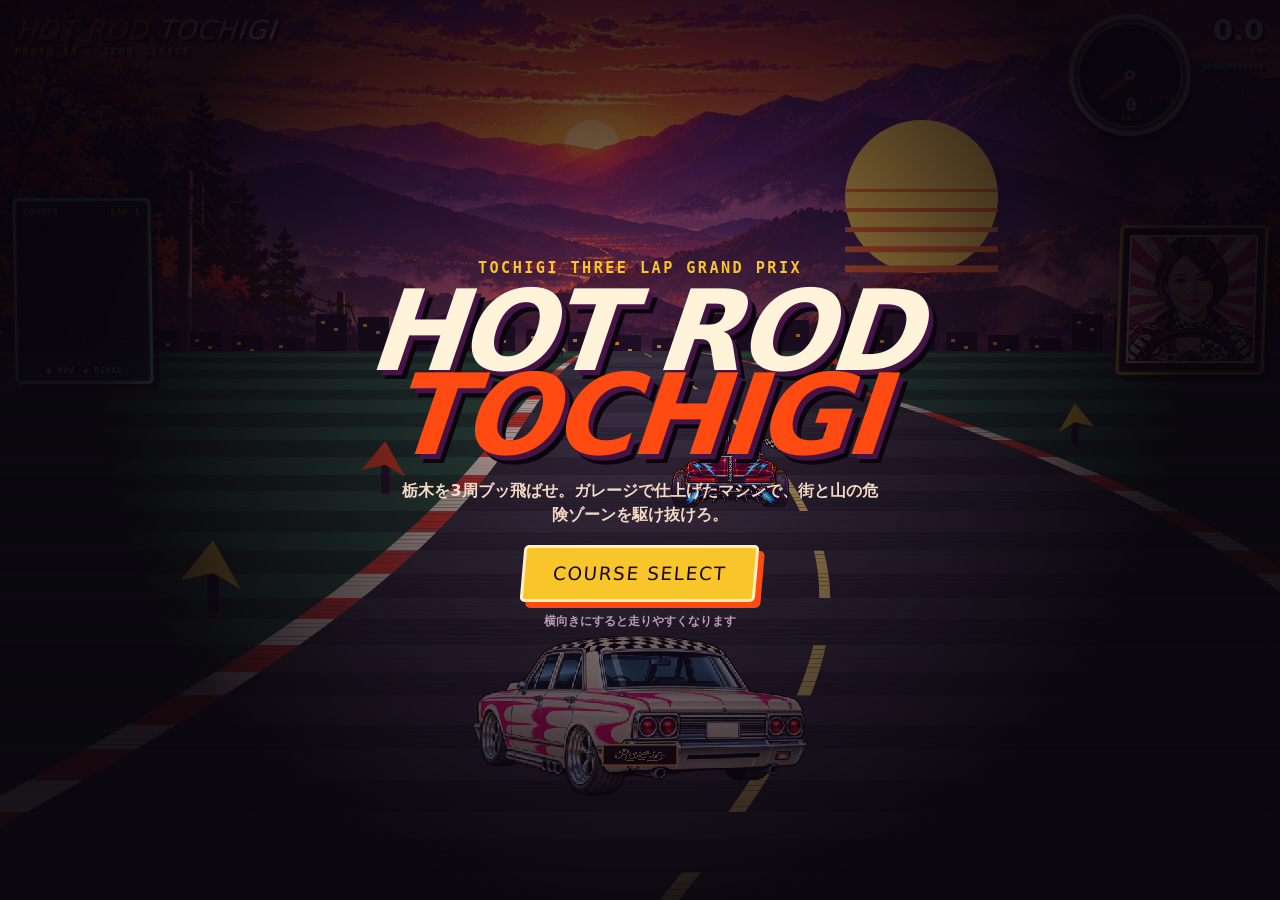
<file: index.html>
<!doctype html>
<html lang="ja">
<head>
  <meta charset="utf-8" />
  <meta name="viewport" content="width=device-width,initial-scale=1,maximum-scale=1,user-scalable=no,viewport-fit=cover" />
  <meta name="theme-color" content="#110816" />
  <meta name="apple-mobile-web-app-capable" content="yes" />
  <meta name="apple-mobile-web-app-status-bar-style" content="black-translucent" />
  <meta name="apple-mobile-web-app-title" content="HOT ROD TOCHIGI" />
  <meta name="description" content="栃木県をホットロッドで爆走するスマホ向け疑似3Dレース試作" />
  <title>HOT ROD TOCHIGI — Prototype</title>
  <link rel="manifest" href="./manifest.webmanifest" />
  <link rel="apple-touch-icon" href="./assets/icons/icon-192.png" />
  <link rel="stylesheet" href="./style.css" />
</head>
<body>
  <main id="game-shell">
    <canvas id="game" aria-label="HOT ROD TOCHIGI ゲーム画面"></canvas>

    <header class="hud" aria-live="polite">
      <div class="brand"><span>HOT ROD</span> TOCHIGI <small>PROTO 14 · ICON GARAGE</small></div>
      <div class="meters">
        <div class="speedometer" aria-label="スピードメーター">
          <span class="speedometer-ticks"></span><i id="speed-needle"></i><b></b>
          <strong id="speed">0</strong><small>KM/H</small>
        </div>
        <div class="distance-meter"><strong id="distance">0.0</strong><span>km</span><small id="zone-name">NASUSHIOBARA</small></div>
      </div>
    </header>

    <button id="menu-button" class="menu-button" type="button" aria-label="ゲームメニューを開く">☰</button>

    <aside id="driver-card" class="driver-card mood-neutral" aria-live="polite">
      <div class="portrait-frame">
        <img id="driver-face" src="./assets/driver/woman/woman-neutral-v2.png" alt="ドライバーの表情" />
        <span class="portrait-flash" aria-hidden="true"></span>
      </div>
    </aside>

    <aside id="course-map" class="course-map" aria-label="コースマップと現在位置">
      <div class="map-title"><span>COURSE</span><strong id="lap-count">LAP 1</strong></div>
      <canvas id="map-canvas" width="180" height="220"></canvas>
      <small>● YOU　◆ RIVAL</small>
    </aside>

    <button id="item-slot" class="item-slot empty" data-item="empty" type="button" aria-label="アイテム未所持">
      <span class="item-bezel" aria-hidden="true">
        <svg class="item-art" viewBox="0 0 100 100">
          <g class="item-icon icon-empty">
            <circle class="metal-dark" cx="50" cy="50" r="29"/><circle class="metal-light" cx="50" cy="50" r="18"/>
            <path class="ink-line" d="M50 22v56M22 50h56M30 30l40 40M70 30 30 70"/>
            <circle class="hot-pink" cx="50" cy="50" r="7"/>
          </g>
          <g class="item-icon icon-turbo">
            <path class="cream-fill ink-stroke" d="M37 22h26l5 9-5 48H37l-5-48Z"/>
            <path class="metal-light ink-stroke" d="M41 14h18v10H41z"/><path class="hot-pink ink-stroke" d="M38 43h25v21H38z"/>
            <path class="cream-line" d="m45 59 5-12 5 12 4-8"/>
            <path class="orange-fill ink-stroke" d="M33 67c-13 5-18 14-14 23 7-7 13-7 19-11m29-12c13 5 18 14 14 23-7-7-13-7-19-11"/>
            <path class="yellow-fill ink-stroke" d="M43 79 50 94l7-15Z"/>
          </g>
          <g class="item-icon icon-shield">
            <path class="metal-light ink-stroke" d="M50 13 78 25v22c0 19-12 32-28 41-16-9-28-22-28-41V25Z"/>
            <path class="hot-pink ink-stroke" d="M50 24 67 32v15c0 12-7 21-17 28-10-7-17-16-17-28V32Z"/>
            <path class="yellow-line" d="M50 28v42M34 43h32"/>
            <path class="cream-fill ink-stroke" d="m16 24 10-7 13 21-9 6Zm68 0-10-7-13 21 9 6Z"/>
            <circle class="orange-fill ink-stroke" cx="22" cy="18" r="5"/><circle class="orange-fill ink-stroke" cx="78" cy="18" r="5"/>
          </g>
          <g class="item-icon icon-shock">
            <path class="cream-fill ink-stroke" d="M43 14h18l-3 29H46Z"/><path class="metal-light ink-stroke" d="M39 24h26M40 32h24M42 40h20"/>
            <path class="hot-pink ink-stroke" d="m45 43 13 2-4 13-12-2Z"/><path class="metal-light ink-stroke" d="m43 56 10 2-3 14-10-2Z"/>
            <path class="yellow-fill ink-stroke" d="m28 13-12 24h13L19 60l29-34H35l9-13Z"/>
            <path class="orange-fill ink-stroke" d="m68 43 16-9-5 15 10 2-20 20 4-15-10-2Z"/>
            <circle class="cream-fill ink-stroke" cx="45" cy="80" r="5"/>
          </g>
        </svg>
      </span>
    </button>
    <div id="reaction-pop" class="reaction-pop" aria-live="assertive"><span>WOW!</span></div>
    <div id="countdown" class="countdown" aria-live="assertive"></div>
    <div id="lap-banner" class="lap-banner" aria-live="assertive"></div>
    <img id="start-girls" class="start-girls" src="./assets/ui/start-flag-women.png" alt="チェッカーフラッグを振る二人のレーススターター" />

    <section id="pause-menu" class="pause-menu" aria-label="ゲームメニュー">
      <div class="pause-card">
        <p class="eyebrow">PIT CONTROL</p><h2>PAUSE MENU</h2>
        <label>MASTER VOLUME <input id="volume-control" type="range" min="0" max="100" value="65" /></label>
        <button id="resume-button" class="menu-main-button" type="button">BACK TO RACE</button>
        <button id="restart-button" type="button">RESTART COURSE</button>
        <button id="title-button" type="button">BACK TO TITLE</button>
      </div>
    </section>

    <section id="start" class="start-panel">
      <div id="intro-view" class="intro-view">
        <p class="eyebrow">TOCHIGI THREE LAP GRAND PRIX</p>
        <h1>HOT ROD<br><em>TOCHIGI</em></h1>
        <p class="brief">栃木を3周ブッ飛ばせ。ガレージで仕上げたマシンで、街と山の危険ゾーンを駆け抜けろ。</p>
        <button id="garage-button" class="menu-main-button" type="button">COURSE SELECT</button>
        <p class="rotate-note">横向きにすると走りやすくなります</p>
      </div>

      <div id="course-view" class="course-view" aria-label="コース選択">
        <div class="select-head"><div><p class="eyebrow">PICK YOUR TROUBLE</p><h2>COURSE SELECT</h2></div><img src="./assets/sponsor/reverth-logo.png" alt="Reverth Creative" /></div>
        <div class="course-grid">
          <button class="course-choice selected" data-course="nasu" type="button">
            <img src="./assets/course/nasushiobara-sunset.jpg" alt="那須塩原の夕景" />
            <span><strong>NASUSHIOBARA</strong><small>もみじ大吊橋／新幹線クロッシング</small></span>
          </button>
          <button class="course-choice" data-course="utsunomiya" type="button">
            <img src="./assets/course/utsunomiya-sunset.jpg" alt="宇都宮の夕景" />
            <span><strong>UTSUNOMIYA</strong><small>ライトライン／大谷石地下迷宮</small></span>
          </button>
        </div>
        <div class="select-actions"><button id="course-back" type="button">← TITLE</button><button id="course-continue" class="menu-main-button" type="button">DRIVER SELECT</button></div>
      </div>

      <div id="select-view" class="select-view" aria-label="キャラクターと車両の選択">
        <div class="select-head">
          <div><p class="eyebrow">CHOOSE YOUR TROUBLEMAKER</p><h2>DRIVER SELECT</h2></div>
          <img src="./assets/sponsor/reverth-logo.png" alt="Reverth Creative" />
        </div>
        <div class="driver-grid">
          <button class="driver-choice selected" data-driver="woman" type="button">
            <span class="choice-number">01</span>
            <span class="ability-tag">POWER TYPE</span>
            <img class="choice-car" src="./assets/select/woman-sedan-three-quarter.png" alt="パールクリームとピンクのセダン 前方斜め" />
            <img class="choice-face" src="./assets/driver/woman/woman-neutral-v2.png" alt="女性セダンドライバー" />
            <span class="choice-copy"><strong>THE CLOSER</strong><small>SEDAN · PINK SCALLOP</small></span>
          </button>
          <button class="driver-choice" data-driver="speedster" type="button">
            <span class="choice-number">02</span>
            <span class="ability-tag">SPEED TYPE</span>
            <img class="choice-car" src="./assets/select/speed-coupe-three-quarter.png" alt="ワインレッドのスピードクーペ 前方斜め" />
            <img class="choice-face" src="./assets/rival/speed-rival-neutral-v2.png" alt="スピードスター" />
            <span class="choice-copy"><strong>THE SPEEDSTER</strong><small>SPEED · LIGHTNING COUPE</small></span>
          </button>
          <button class="driver-choice" data-driver="dog" type="button">
            <span class="choice-number">03</span>
            <span class="ability-tag">CHARISMA TYPE</span>
            <img class="choice-car" src="./assets/select/dog-offroad-three-quarter.png" alt="愛犬用オフロードホットロッド 前方斜め" />
            <img class="choice-face" src="./assets/driver/dog/dog-neutral.png" alt="ゴールデンレトリバーのドライバー" />
            <span class="choice-copy"><strong>GOLDEN ACE</strong><small>OFF ROAD · GOLDEN HOWLER</small></span>
          </button>
        </div>
        <article id="driver-profile" class="driver-profile" aria-live="polite">
          <div class="profile-role"><small>MEET THE CREW</small><strong id="profile-role">営業・顧客サポート</strong></div>
          <p id="profile-copy">相談を整理し、仲間を巻き込みながら最後までやり切るチームの推進役。</p>
          <div class="profile-skill"><span id="profile-type">POWER TYPE</span><strong id="profile-move">RAM JAM</strong><small id="profile-effect">一定時間、接触した相手をひるませる</small></div>
          <div class="type-legend" aria-label="仕事タイプ一覧"><span data-type="power">POWER</span><span data-type="speed">SPEED</span><span data-type="intellect">INTELLECT</span><span data-type="charisma">CHARISMA</span></div>
        </article>
        <div class="select-actions"><button id="select-back" type="button">← TITLE</button><button id="select-continue" class="menu-main-button" type="button">SETUP MACHINE</button></div>
      </div>

      <div id="garage-view" class="garage-view" aria-label="車両セッティング">
        <div class="garage-head">
          <div><p class="eyebrow">REVERTH HOT ROD WORKS</p><h2>RACE SETUP</h2></div>
          <p>部品をタップしてマシン特性を決めろ</p>
        </div>
        <div class="garage-layout">
          <div class="garage-machine">
            <img id="garage-car-preview" class="garage-car-preview" src="./assets/select/hotrod-three-quarter.png" alt="セッティング中のホットロッド" />
            <div class="garage-sponsor"><small>OFFICIAL SPONSOR</small><img src="./assets/sponsor/reverth-logo.png" alt="Reverth Creative" /></div>
            <div id="setup-name">STREET BRAWLER</div>
            <div class="stat-list" aria-label="車両性能">
              <label>TOP SPEED <span><i id="stat-speed"></i></span></label>
              <label>ACCEL <span><i id="stat-accel"></i></span></label>
              <label>GRIP <span><i id="stat-grip"></i></span></label>
              <label>DIRT <span><i id="stat-dirt"></i></span></label>
              <label>JUMP <span><i id="stat-jump"></i></span></label>
            </div>
          </div>
          <div class="setup-list">
            <fieldset class="setup-group" data-group="tire"><legend>TIRE</legend>
              <button type="button" data-choice="street" class="selected"><strong>STREET RADIAL</strong><small>素直なグリップ</small></button>
              <button type="button" data-choice="slick"><strong>DRAG SLICK</strong><small>加速特化</small></button>
              <button type="button" data-choice="allterrain"><strong>ALL TERRAIN</strong><small>悪路に強い</small></button>
            </fieldset>
            <fieldset class="setup-group" data-group="engine"><legend>ENGINE</legend>
              <button type="button" data-choice="smallblock" class="selected"><strong>SMALL BLOCK V8</strong><small>扱いやすい</small></button>
              <button type="button" data-choice="blower"><strong>ROOTS BLOWER</strong><small>強烈な加速</small></button>
              <button type="button" data-choice="bigblock"><strong>BIG BLOCK V8</strong><small>最高速重視</small></button>
            </fieldset>
            <fieldset class="setup-group" data-group="gear"><legend>FINAL GEAR</legend>
              <button type="button" data-choice="short"><strong>4.56 SHORT</strong><small>立ち上がり型</small></button>
              <button type="button" data-choice="balanced" class="selected"><strong>3.73 STREET</strong><small>バランス型</small></button>
              <button type="button" data-choice="long"><strong>3.08 LONG</strong><small>伸び重視</small></button>
            </fieldset>
            <fieldset class="setup-group" data-group="suspension"><legend>SUSPENSION</legend>
              <button type="button" data-choice="slammed"><strong>SLAMMED</strong><small>舗装路グリップ</small></button>
              <button type="button" data-choice="street" class="selected"><strong>STREET COIL</strong><small>標準車高</small></button>
              <button type="button" data-choice="baja"><strong>BAJA LIFT</strong><small>ジャンプ安定</small></button>
            </fieldset>
            <fieldset class="setup-group" data-group="diff"><legend>DIFFERENTIAL</legend>
              <button type="button" data-choice="open"><strong>OPEN DIFF</strong><small>マイルド</small></button>
              <button type="button" data-choice="lsd" class="selected"><strong>1.5 WAY LSD</strong><small>旋回バランス</small></button>
              <button type="button" data-choice="spool"><strong>LOCKED SPOOL</strong><small>直線番長</small></button>
            </fieldset>
          </div>
        </div>
        <div class="garage-actions">
          <button id="garage-back" type="button">← DRIVER</button>
          <button id="start-button" class="menu-main-button" type="button">RACE START</button>
        </div>
      </div>
    </section>

    <section class="controls" aria-label="運転操作">
      <div class="steering">
        <button id="left" class="control steer" type="button" aria-label="左へ曲がる">◀</button>
        <button id="right" class="control steer" type="button" aria-label="右へ曲がる">▶</button>
      </div>
      <button id="signature-button" class="signature-button" type="button" aria-label="SIGNATURE MOVEを使う">
        <span>SIGNATURE</span>
        <svg viewBox="0 0 64 44" aria-hidden="true"><path d="M7 28 17 17l8 5 8-16 8 16 8-5 8 11-11 10H18Z"/><path d="m22 30 9-9 5 5 8-10"/></svg>
        <strong id="signature-name">RAM JAM</strong><small id="signature-state">1 SHOT</small>
      </button>
      <div class="pedals">
        <button id="brake" class="control brake" type="button" aria-label="ブレーキ">
          <svg viewBox="0 0 64 64" aria-hidden="true"><circle cx="30" cy="32" r="20"/><circle cx="30" cy="32" r="7"/><path d="M43 17h11v30H43l-6-8V25Z"/><path d="M10 17 4 10M9 32H1M10 47l-6 7"/></svg>
        </button>
        <button id="jump" class="control jump" type="button" aria-label="ジャンプ">
          <svg viewBox="0 0 72 64" aria-hidden="true"><path d="M5 50h25l11-14h25"/><circle cx="22" cy="43" r="6"/><circle cx="50" cy="35" r="6"/><path d="M20 32h34l-8-9H29Z"/><path d="M36 20V3m0 0-8 9m8-9 8 9"/></svg>
        </button>
        <button id="gas" class="control gas" type="button" aria-label="アクセル">
          <svg viewBox="0 0 64 72" aria-hidden="true"><path d="M24 5h16l7 13-6 34H23l-6-34Z"/><path d="M25 22h14M24 30h14M23 38h14"/><path d="M19 55c-8 4-9 11-6 15 4-5 8-5 11-12m21-3c8 4 9 11 6 15-4-5-8-5-11-12"/></svg>
        </button>
      </div>
    </section>

    <div id="toast" class="toast">ROAD SIDE! SPEED DOWN</div>
  </main>
  <script src="./game.js"></script>
</body>
</html>
</file>
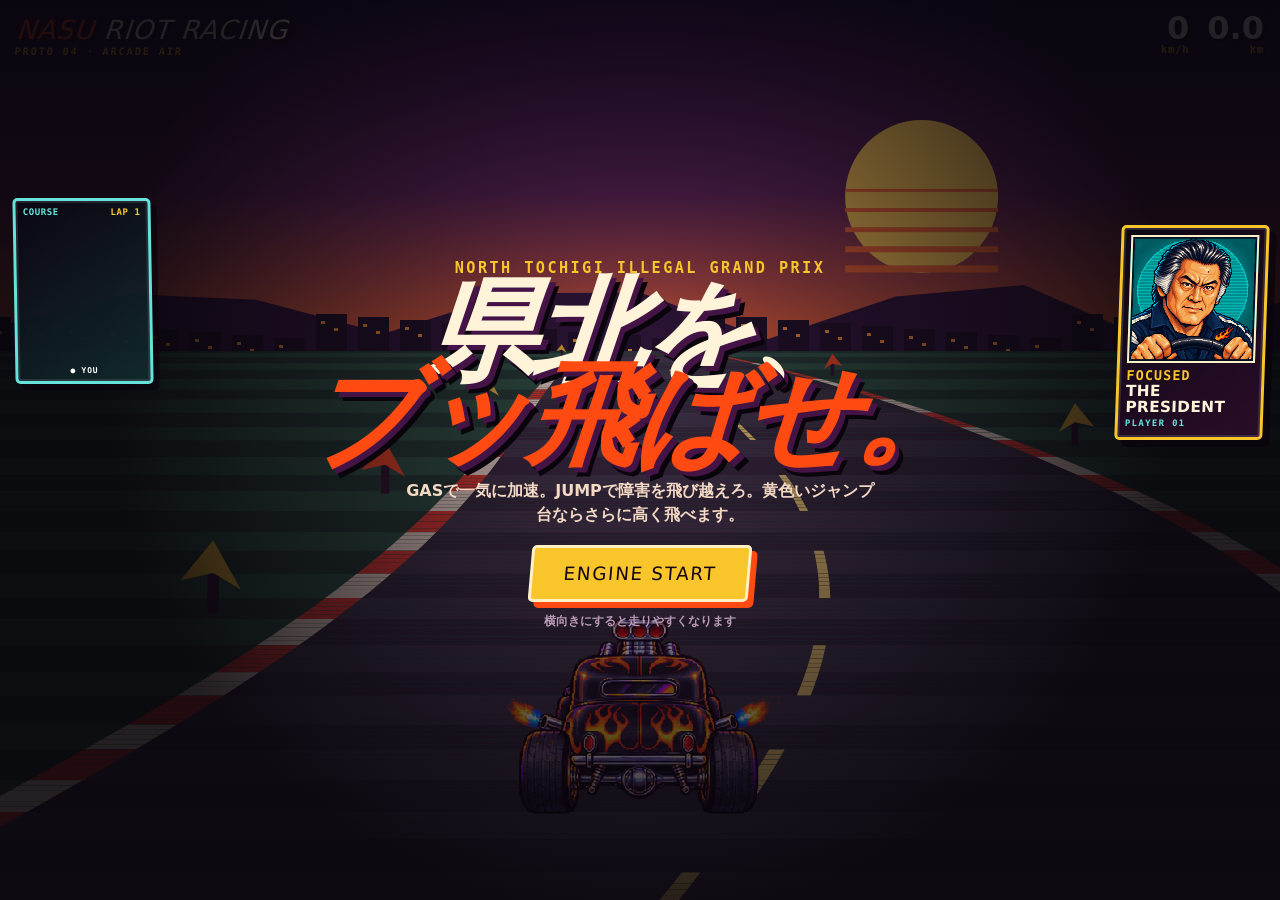
<file: nasu-riot-racing-prototype-v5/index.html>
<!doctype html>
<html lang="ja">
<head>
  <meta charset="utf-8" />
  <meta name="viewport" content="width=device-width,initial-scale=1,maximum-scale=1,user-scalable=no,viewport-fit=cover" />
  <meta name="theme-color" content="#110816" />
  <meta name="apple-mobile-web-app-capable" content="yes" />
  <meta name="apple-mobile-web-app-status-bar-style" content="black-translucent" />
  <meta name="apple-mobile-web-app-title" content="NASU RIOT" />
  <meta name="description" content="栃木県北をホットロッドで爆走するスマホ向け疑似3Dレース試作" />
  <title>NASU RIOT RACING — Prototype</title>
  <link rel="manifest" href="./manifest.webmanifest" />
  <link rel="apple-touch-icon" href="./assets/icons/icon-192.png" />
  <link rel="stylesheet" href="./style.css" />
</head>
<body>
  <main id="game-shell">
    <canvas id="game" aria-label="NASU RIOT RACING ゲーム画面"></canvas>

    <header class="hud" aria-live="polite">
      <div class="brand"><span>NASU</span> RIOT RACING <small>PROTO 04 · ARCADE AIR</small></div>
      <div class="meters">
        <div><strong id="speed">0</strong><span>km/h</span></div>
        <div><strong id="distance">0.0</strong><span>km</span></div>
      </div>
    </header>

    <aside id="driver-card" class="driver-card mood-neutral" aria-live="polite">
      <div class="portrait-frame">
        <img id="driver-face" src="./assets/driver/president-neutral-v3.png" alt="ドライバーの表情" />
        <span class="portrait-flash" aria-hidden="true"></span>
      </div>
      <p id="driver-mood">FOCUSED</p>
      <strong>THE PRESIDENT</strong>
      <small>PLAYER 01</small>
    </aside>

    <aside id="course-map" class="course-map" aria-label="コースマップと現在位置">
      <div class="map-title"><span>COURSE</span><strong id="lap-count">LAP 1</strong></div>
      <canvas id="map-canvas" width="180" height="220"></canvas>
      <small>● YOU</small>
    </aside>

    <section id="start" class="start-panel">
      <p class="eyebrow">NORTH TOCHIGI ILLEGAL GRAND PRIX</p>
      <h1>県北を、<br><em>ブッ飛ばせ。</em></h1>
      <p class="brief">GASで一気に加速。JUMPで障害を飛び越えろ。黄色いジャンプ台ならさらに高く飛べます。</p>
      <button id="start-button" type="button">ENGINE START</button>
      <p class="rotate-note">横向きにすると走りやすくなります</p>
    </section>

    <section class="controls" aria-label="運転操作">
      <div class="steering">
        <button id="left" class="control steer" type="button" aria-label="左へ曲がる">◀</button>
        <button id="right" class="control steer" type="button" aria-label="右へ曲がる">▶</button>
      </div>
      <div class="pedals">
        <button id="brake" class="control brake" type="button">BRAKE</button>
        <button id="jump" class="control jump" type="button">JUMP</button>
        <button id="gas" class="control gas" type="button">GAS</button>
      </div>
    </section>

    <div id="toast" class="toast">ROAD SIDE! SPEED DOWN</div>
  </main>
  <script src="./game.js"></script>
</body>
</html>
</file>
<file: style.css>
:root {
  color-scheme: dark;
  font-family: Impact, Haettenschweiler, "Arial Narrow Bold", system-ui, sans-serif;
  background: #110816;
  touch-action: none;
}

* { box-sizing: border-box; }
html, body { width: 100%; height: 100%; margin: 0; overflow: hidden; background: #110816; }
body { overscroll-behavior: none; user-select: none; -webkit-user-select: none; }
button { font: inherit; }

#game-shell { position: fixed; inset: 0; overflow: hidden; background: #09050c; }
#game { display: block; width: 100%; height: 100%; image-rendering: pixelated; }

.hud {
  position: absolute; inset: 0 0 auto; display: flex; justify-content: space-between; align-items: flex-start;
  padding: max(14px, env(safe-area-inset-top)) max(16px, env(safe-area-inset-right)) 0 max(16px, env(safe-area-inset-left));
  pointer-events: none; filter: drop-shadow(3px 3px 0 #170713);
}
.menu-button { position:absolute; z-index:7; left:50%; top:max(9px,env(safe-area-inset-top)); width:48px; height:38px; transform:translateX(-50%) skew(-4deg); border:2px solid #fff0c8; color:#f8c52b; background:rgba(16,7,20,.86); box-shadow:4px 4px 0 #ff4b12; font-size:1.35rem; cursor:pointer; }
#game-shell:not(.running) .menu-button { display:none; }
.brand { color: #fff4da; font-style: italic; letter-spacing: .04em; font-size: clamp(1rem, 3.2vw, 1.65rem); transform: skew(-5deg); }
.brand span { color: #ff4b12; }
.brand small { display: block; color: #f8c52b; font: 700 .64rem/1.2 ui-monospace, monospace; letter-spacing: .18em; }
.meters { display: flex; gap: 10px; align-items: flex-start; text-align: right; }
.speedometer { position: relative; width: clamp(82px,12vw,122px); aspect-ratio: 1; display: grid; place-items: center; border: 5px solid #c9c4b9; border-radius: 50%; background: radial-gradient(circle,#1c1820 0 52%,#08070a 54% 63%,#9b9184 65% 68%,#22151e 70%); box-shadow: inset 0 0 0 3px #4e4548,0 4px 0 #080408,0 0 16px rgba(255,77,18,.35); transform: rotate(-2deg); }
.speedometer-ticks { position:absolute; inset:7px; border-radius:50%; background: repeating-conic-gradient(from -125deg,#fff2cf 0 2deg,transparent 2deg 13deg); mask: radial-gradient(circle,transparent 0 70%,#000 72%); -webkit-mask: radial-gradient(circle,transparent 0 70%,#000 72%); }
.speedometer::after { content:"0  330"; position:absolute; left:14px; right:12px; bottom:24%; color:#ff6a2c; font:800 .45rem/1 ui-monospace,monospace; letter-spacing:.12em; }
.speedometer i { position:absolute; z-index:2; left:50%; bottom:50%; width:3px; height:34%; background:#ff3b16; transform-origin:50% 100%; transform:rotate(-125deg); box-shadow:0 0 5px #ff6b32; transition:transform .08s linear; }
.speedometer b { position:absolute; z-index:3; width:10px; height:10px; border:3px solid #ddd2c1; border-radius:50%; background:#17090d; }
.speedometer strong { z-index:4; align-self:end; margin-bottom:15%; color:#fff; font:900 clamp(.85rem,2.1vw,1.15rem)/1 ui-monospace,monospace; }
.speedometer small { position:absolute; bottom:8%; color:#f8c52b; font:800 .43rem/1 ui-monospace,monospace; letter-spacing:.12em; }
.distance-meter { display:grid; padding-top:4px; }
.distance-meter strong { color:#fff; font-size:clamp(1.15rem,4vw,1.8rem); line-height:.9; }
.distance-meter span { color:#f8c52b; font:800 .65rem/1.3 ui-monospace,monospace; letter-spacing:.08em; }
.distance-meter small { margin-top:5px; color:#65e2dc; font:800 .48rem/1.2 ui-monospace,monospace; letter-spacing:.08em; max-width:92px; }

.driver-card {
  position: absolute; z-index: 4; right: max(14px, env(safe-area-inset-right)); top: 25%;
  width: clamp(92px, 14vw, 148px); padding: 7px 7px 9px; overflow: hidden;
  border: 3px solid #f8c52b; border-radius: 5px; color: #fff4da;
  background: linear-gradient(145deg, rgba(12,7,19,.96), rgba(45,13,43,.9));
  box-shadow: 7px 7px 0 rgba(10,3,12,.7), inset 0 0 0 2px rgba(255,255,255,.12);
  transform: skew(-2deg); transition: border-color .12s, filter .12s, transform .12s;
  pointer-events: auto; cursor: pointer;
}
.portrait-frame { position: relative; aspect-ratio: 1; overflow: hidden; border: 2px solid #fff0c8; background: #007f7e; }
.portrait-frame img { display: block; width: 100%; height: 100%; object-fit: cover; image-rendering: pixelated; }
.portrait-flash { position: absolute; inset: 0; background: #fff; opacity: 0; pointer-events: none; }
.driver-card p { margin: 6px 0 2px; color: #f8c52b; font: 900 clamp(.66rem, 1.6vw, .84rem)/1 ui-monospace, monospace; letter-spacing: .08em; }
.driver-card strong { display: block; font-size: clamp(.72rem, 1.75vw, .96rem); line-height: 1; letter-spacing: .02em; }
.driver-card small { display: block; margin-top: 4px; color: #65e2dc; font: 800 .56rem/1 ui-monospace, monospace; letter-spacing: .15em; }
.driver-card.mood-happy { border-color: #64f0a5; filter: saturate(1.35) brightness(1.12); animation: portrait-win .19s 3; transform: skew(-2deg) scale(1.08) rotate(-3deg); }
.driver-card.mood-happy p { color: #64f0a5; }
.driver-card.mood-angry { border-color: #ff4b12; filter: saturate(1.5) contrast(1.16); animation: portrait-hit .08s 7; }
.driver-card.mood-angry p { color: #ff6a2e; }
.driver-card.mood-angry .portrait-flash { animation: portrait-flash .22s 1; }
@keyframes portrait-win { 0%,100% { transform: skew(-2deg) scale(1.08) rotate(-3deg); } 50% { transform: translateY(-7px) skew(-2deg) scale(1.11) rotate(2deg); } }
@keyframes portrait-hit { 0%,100% { transform: translate(0,0) skew(-2deg) scale(1.06); } 35% { transform: translate(-8px,3px) skew(-5deg) scale(1.09); } 70% { transform: translate(7px,-2px) skew(2deg) scale(1.09); } }
@keyframes portrait-flash { 0% { opacity: .65; } 100% { opacity: 0; } }

.item-slot { position:absolute; z-index:7; left:50%; top:max(54px,calc(env(safe-area-inset-top) + 50px)); width:clamp(78px,10vw,108px); aspect-ratio:1; padding:7px; border:4px solid #d7d1c4; border-radius:18px 18px 26px 26px; color:#fff; background:repeating-conic-gradient(from 45deg,#151019 0 25%,#eee3cc 0 50%) 50%/16px 16px; box-shadow:inset 0 0 0 3px #28222a,inset 0 0 0 6px #f8c52b,0 7px 0 #080408,0 0 18px rgba(255,62,200,.45); transform:translateX(-50%) rotate(-2deg); cursor:pointer; overflow:visible; }
.item-slot::before,.item-slot::after { content:""; position:absolute; z-index:-1; top:24%; width:24px; height:48%; border:3px solid #1a1119; background:linear-gradient(#ff4b12 0 18%,#f8c52b 18% 35%,#ff3ec8 35% 52%,#65e2dc 52% 69%,#fff0d4 69%); }
.item-slot::before { right:96%; clip-path:polygon(100% 0,0 25%,65% 50%,0 75%,100% 100%); }
.item-slot::after { left:96%; clip-path:polygon(0 0,100% 25%,35% 50%,100% 75%,0 100%); }
.item-bezel { display:grid; place-items:center; width:100%; height:100%; overflow:hidden; border:3px solid #10080e; border-radius:12px 12px 20px 20px; background:radial-gradient(circle at 42% 34%,#5e2355 0 12%,#23111f 54%,#080508 100%); box-shadow:inset 0 0 0 3px #ff3ec8,inset 0 0 16px #000; }
.item-art { width:91%; height:91%; overflow:visible; filter:drop-shadow(3px 4px 0 #080408); }
.item-icon { display:none; }
.item-slot[data-item="empty"] .icon-empty,.item-slot[data-item="turbo"] .icon-turbo,.item-slot[data-item="shield"] .icon-shield,.item-slot[data-item="shock"] .icon-shock { display:block; }
.ink-stroke { stroke:#130911; stroke-width:5; stroke-linejoin:round; stroke-linecap:round; }
.ink-line { fill:none; stroke:#130911; stroke-width:6; stroke-linecap:round; }
.cream-line,.yellow-line { fill:none; stroke-width:5; stroke-linecap:round; stroke-linejoin:round; }
.cream-line { stroke:#fff0d4; }.yellow-line { stroke:#fff225; }
.metal-dark { fill:#211821; stroke:#080408; stroke-width:5; }.metal-light { fill:#c9c4b9; }.cream-fill { fill:#fff0d4; }.hot-pink { fill:#ff1673; }.orange-fill { fill:#ff4b12; }.yellow-fill { fill:#fff225; }
.item-slot.empty { filter:grayscale(.72) brightness(.72); opacity:.72; }
.item-slot.rolling { animation:item-roulette .14s steps(2,end) infinite; filter:saturate(1.5) brightness(1.25); }
.item-slot.loaded { animation:item-loaded .42s cubic-bezier(.15,1.4,.35,1); }
.item-slot:active { transform:translate(-50%,5px) rotate(2deg) scale(.95); box-shadow:inset 0 0 0 3px #28222a,inset 0 0 0 6px #f8c52b,0 2px 0 #080408; }
@keyframes item-roulette { 50% { transform:translateX(-50%) rotate(5deg) scale(1.08); box-shadow:inset 0 0 0 3px #28222a,inset 0 0 0 6px #65e2dc,0 7px 0 #080408,0 0 28px #fff225; } }
@keyframes item-loaded { 0% { transform:translateX(-50%) scale(.45) rotate(-18deg); } 70% { transform:translateX(-50%) scale(1.18) rotate(5deg); } 100% { transform:translateX(-50%) scale(1) rotate(-2deg); } }
#game-shell:not(.running) .item-slot { opacity:0; visibility:hidden; }

.reaction-pop { position:absolute; z-index:8; right:calc(max(14px,env(safe-area-inset-right)) + clamp(86px,12vw,125px)); top:22%; width:clamp(125px,20vw,230px); aspect-ratio:1.7; display:grid; place-items:center; opacity:0; pointer-events:none; transform:scale(.15) rotate(-8deg); transform-origin:right center; }
.reaction-pop::before { content:""; position:absolute; inset:0; background:radial-gradient(circle at 30% 25%,#fff 0 2px,transparent 2.5px) 0 0/10px 10px,#ffd326; clip-path:polygon(50% 0,58% 20%,73% 7%,76% 27%,100% 24%,82% 44%,98% 58%,75% 62%,80% 88%,58% 75%,48% 100%,41% 75%,17% 91%,23% 65%,0 58%,20% 43%,4% 26%,29% 28%,30% 6%,44% 22%); filter:drop-shadow(8px 8px 0 #000); }
.reaction-pop span { z-index:1; color:#ff1673; font:italic 900 clamp(2.2rem,8vw,5.2rem)/.8 Impact,sans-serif; letter-spacing:-.04em; -webkit-text-stroke:clamp(2px,.45vw,5px) #000; text-shadow:8px 9px 0 #000,11px 12px 0 #fff; transform:skew(-9deg) rotate(-4deg); }
.reaction-pop.show { animation:reaction-pop .72s cubic-bezier(.15,1.25,.3,1) forwards; }
@keyframes reaction-pop { 0%{opacity:0;transform:scale(.1) rotate(-14deg)} 22%,72%{opacity:1;transform:scale(1) rotate(-4deg)} 100%{opacity:0;transform:scale(1.2) rotate(3deg)} }
.countdown { position:absolute; z-index:9; inset:0; display:grid; place-items:center; color:#fff225; font:italic 900 clamp(7rem,28vw,16rem)/1 Impact,sans-serif; -webkit-text-stroke:clamp(4px,1vw,10px) #180511; text-shadow:10px 10px 0 #ff3b16; opacity:0; pointer-events:none; }
.countdown.show { opacity:1; animation:count-punch .32s ease-out; }
@keyframes count-punch { from{transform:scale(1.8) rotate(-8deg);filter:brightness(2)} to{transform:scale(1) rotate(-2deg);filter:none} }
.lap-banner { position:absolute; z-index:9; left:50%; top:42%; padding:10px 30px; opacity:0; pointer-events:none; color:#fff225; background:#150710; border:5px solid #fff4da; font:italic 900 clamp(3.2rem,12vw,8rem)/.82 Impact,sans-serif; letter-spacing:-.03em; white-space:nowrap; -webkit-text-stroke:clamp(2px,.5vw,5px) #16030d; text-shadow:7px 7px 0 #ff186d,11px 11px 0 #000; transform:translate(-50%,-50%) skew(-7deg) scale(.4); }
.lap-banner.show { animation:lap-banner 1.7s cubic-bezier(.15,1.15,.3,1) forwards; }
@keyframes lap-banner { 0%{opacity:0;transform:translate(-50%,-50%) skew(-7deg) scale(.3)} 16%,68%{opacity:1;transform:translate(-50%,-50%) skew(-7deg) scale(1)} 100%{opacity:0;transform:translate(-50%,-50%) skew(-3deg) scale(1.25)} }
.start-girls { position:absolute; z-index:5; left:50%; bottom:5%; width:min(92vw,1100px); height:72vh; object-fit:contain; opacity:0; pointer-events:none; filter:drop-shadow(0 8px 2px rgba(0,0,0,.7)); transform:translateX(-50%); }
#game-shell.counting .start-girls { opacity:1; }

.pause-menu { position:absolute; z-index:20; inset:0; display:none; place-items:center; padding:18px; background:rgba(7,3,10,.75); backdrop-filter:blur(6px); }
.pause-menu.open { display:grid; }
.pause-card { width:min(420px,92vw); display:grid; gap:10px; padding:22px; border:4px solid #f8c52b; background:linear-gradient(145deg,#241127,#0c0710); box-shadow:9px 9px 0 #ff4b12; }
.pause-card h2 { margin:0 0 8px; color:#fff4da; font-size:clamp(2rem,7vw,3.7rem); font-style:italic; transform:skew(-4deg); }
.pause-card label { display:grid; gap:7px; color:#65e2dc; font:800 .7rem/1 ui-monospace,monospace; letter-spacing:.1em; }
.pause-card input { accent-color:#ff4b12; width:100%; }
.pause-card button:not(.menu-main-button) { padding:10px; border:2px solid #826b7f; color:#fff4da; background:#29152b; }

.course-map {
  position: absolute; z-index: 3; left: max(14px, env(safe-area-inset-left)); top: 22%;
  width: clamp(96px, 13vw, 138px); padding: 7px 7px 6px; pointer-events: none;
  border: 3px solid #65e2dc; border-radius: 5px; color: #fff4da;
  background: linear-gradient(145deg, rgba(10,6,18,.91), rgba(18,46,49,.82));
  box-shadow: 6px 6px 0 rgba(10,3,12,.62), inset 0 0 0 2px rgba(255,255,255,.1);
  transform: skew(1deg);
}
.map-title { display: flex; justify-content: space-between; align-items: baseline; gap: 5px; font: 900 .57rem/1 ui-monospace, monospace; letter-spacing: .06em; }
.map-title span { color: #65e2dc; }
.map-title strong { color: #f8c52b; white-space: nowrap; }
#map-canvas { display: block; width: 100%; height: auto; margin: 4px 0 2px; image-rendering: pixelated; }
.course-map small { display: block; color: #fff; text-align: center; font: 800 .5rem/1 ui-monospace, monospace; letter-spacing: .1em; }

.start-panel {
  position: absolute; z-index: 10; inset: 0; display: flex; flex-direction: column; align-items: center; justify-content: center;
  padding: 22px; text-align: center; background: radial-gradient(circle at 50% 42%, rgba(71,20,76,.25), rgba(9,5,12,.94) 65%);
  transition: opacity .25s ease, visibility .25s ease;
}
.start-panel.hidden { opacity: 0; visibility: hidden; pointer-events: none; }
.intro-view { display: flex; flex-direction: column; align-items: center; justify-content: center; }
.start-panel.course-open .intro-view,.start-panel.select-open .intro-view,.start-panel.garage-open .intro-view { display:none; }
.eyebrow { margin: 0 0 10px; color: #f8c52b; font: 800 clamp(.68rem, 2.5vw, .95rem)/1.3 ui-monospace, monospace; letter-spacing: .16em; }
h1 { margin: 0; color: #fff4da; font-size: clamp(3.25rem, 13vw, 7rem); line-height: .75; letter-spacing: -.04em; font-style: italic; text-shadow: 5px 5px 0 #431445, 9px 9px 0 #0a050c; transform: skew(-5deg); }
h1 em { color: #ff4b12; font-style: inherit; }
.brief { max-width: 480px; margin: 22px 0 18px; color: #f4d9c4; font: 700 clamp(.82rem, 2.8vw, 1rem)/1.5 system-ui, sans-serif; }
.menu-main-button { min-width: 220px; padding: 15px 28px; border: 3px solid #fff1c4; border-radius: 5px; color: #160613; background: #f8c52b; box-shadow: 6px 6px 0 #ff4b12; letter-spacing: .09em; font-size: 1.15rem; transform: skew(-5deg); }
.menu-main-button:active { transform: translate(4px,4px) skew(-5deg); box-shadow: 2px 2px 0 #ff4b12; }
.rotate-note { color: #bb9db9; font: 700 .72rem/1.4 system-ui, sans-serif; }

.select-view { display:none; width:min(1120px,100%); max-height:690px; text-align:left; }
.start-panel.select-open .select-view { display:block; }
.start-panel.garage-open .select-view { display:none; }
.select-head { display:flex; justify-content:space-between; align-items:end; gap:20px; padding-bottom:10px; border-bottom:3px solid #ff4b12; }
.select-head h2 { margin:0; color:#fff4da; font-size:clamp(2rem,6vw,4rem); line-height:.85; font-style:italic; transform:skew(-4deg); }
.select-head img { width:clamp(120px,18vw,220px); max-height:70px; object-fit:contain; filter:drop-shadow(3px 3px 0 #fff1c4); }
.driver-grid { display:grid; grid-template-columns:repeat(3,1fr); gap:14px; padding:16px 0; }
.driver-choice { position:relative; min-height:clamp(235px,43vh,390px); overflow:hidden; border:3px solid #61435f; color:#fff4da; background:radial-gradient(circle at 58% 43%,#4f2354,#140916 68%); cursor:pointer; }
.driver-choice::after { content:""; position:absolute; inset:0; background:repeating-linear-gradient(135deg,transparent 0 18px,rgba(255,255,255,.035) 18px 20px); pointer-events:none; }
.driver-choice.selected { border-color:#f8c52b; box-shadow:inset 0 0 0 3px #ff4b12,7px 7px 0 #0b040b; }
.choice-number { position:absolute; left:10px; top:7px; color:#ff4b12; font:italic 900 clamp(2rem,5vw,4rem)/1 Impact,sans-serif; }
.ability-tag { position:absolute; z-index:3; left:9px; top:clamp(52px,8vw,72px); padding:4px 7px; color:#130812; background:#65e2dc; border:2px solid #fff1c4; box-shadow:3px 3px 0 #ff4b12; font:900 .5rem/1 ui-monospace,monospace; letter-spacing:.08em; transform:skew(-5deg); }
.choice-car { position:absolute; z-index:1; left:7%; top:2%; width:86%; height:72%; object-fit:contain; filter:drop-shadow(0 12px 7px rgba(0,0,0,.75)); }
.choice-face { position:absolute; z-index:2; right:7px; top:7px; width:clamp(70px,10vw,112px); aspect-ratio:1; object-fit:cover; border:3px solid #fff1c4; background:#087c7e; image-rendering:pixelated; }
.choice-copy { position:absolute; z-index:3; left:0; right:0; bottom:0; padding:10px 13px; background:linear-gradient(90deg,#120812 50%,rgba(18,8,18,.75)); border-top:3px solid #ff4b12; transform:skew(-2deg); }
.choice-copy strong,.choice-copy small { display:block; }
.choice-copy strong { font-size:clamp(1rem,2.6vw,1.7rem); }
.choice-copy small { color:#65e2dc; font:800 .6rem/1.4 ui-monospace,monospace; letter-spacing:.08em; }
.driver-profile { display:grid; grid-template-columns:minmax(150px,.58fr) minmax(240px,1.35fr) minmax(190px,.85fr); gap:12px; align-items:center; min-height:76px; margin:-4px 0 12px; padding:10px 12px; border:3px solid #65e2dc; background:linear-gradient(105deg,rgba(8,18,25,.96),rgba(54,14,48,.94)); box-shadow:6px 6px 0 #080408; transform:skew(-1deg); }
.profile-role small,.profile-role strong,.profile-skill span,.profile-skill strong,.profile-skill small { display:block; }
.profile-role small { color:#f8c52b; font:900 .52rem/1 ui-monospace,monospace; letter-spacing:.15em; }
.profile-role strong { margin-top:5px; color:#fff4da; font-size:clamp(.88rem,1.8vw,1.15rem); }
.driver-profile > p { margin:0; color:#e9dbe7; font:700 clamp(.68rem,1.25vw,.84rem)/1.45 system-ui,sans-serif; }
.profile-skill { padding-left:11px; border-left:3px solid #ff4b12; }
.profile-skill span { color:#65e2dc; font:900 .55rem/1 ui-monospace,monospace; letter-spacing:.1em; }
.profile-skill strong { margin:4px 0 2px; color:#fff225; font-size:clamp(1rem,2vw,1.4rem); font-style:italic; }
.profile-skill small { color:#fff4da; font:700 .62rem/1.25 system-ui,sans-serif; }
.type-legend { grid-column:1/-1; display:flex; gap:6px; margin-top:-2px; }
.type-legend span { flex:1; padding:3px; border:1px solid #745c70; color:#8e788d; text-align:center; font:800 .47rem/1 ui-monospace,monospace; letter-spacing:.07em; }
.type-legend span.active { color:#160713; background:#f8c52b; border-color:#fff1c4; }
.select-actions { display:flex; justify-content:space-between; gap:12px; }
#select-back { padding:10px 16px; border:2px solid #947f92; color:#fff4da; background:#251426; }

.course-view { display:none; width:min(1120px,100%); max-height:690px; text-align:left; }
.start-panel.course-open .course-view { display:block; }
.start-panel.select-open .course-view,.start-panel.garage-open .course-view { display:none; }
.course-grid { display:grid; grid-template-columns:1fr 1fr; gap:16px; padding:16px 0; }
.course-choice { position:relative; min-height:clamp(245px,48vh,400px); overflow:hidden; padding:0; border:3px solid #62445f; color:#fff4da; background:#140916; cursor:pointer; }
.course-choice img { width:100%; height:100%; min-height:245px; object-fit:cover; filter:saturate(.85) brightness(.78); }
.course-choice span { position:absolute; left:0; right:0; bottom:0; padding:12px 14px; background:linear-gradient(transparent,#08050c 28%); }
.course-choice strong,.course-choice small { display:block; }
.course-choice strong { font-size:clamp(1.25rem,3.5vw,2rem); text-shadow:3px 3px #000; }
.course-choice small { color:#65e2dc; font:800 .62rem/1.4 ui-monospace,monospace; letter-spacing:.06em; }
.course-choice.selected { border-color:#f8c52b; box-shadow:inset 0 0 0 3px #ff4b12,7px 7px 0 #080408; }
.course-choice.selected img { filter:saturate(1.2) brightness(1); }
#course-back { padding:10px 16px; border:2px solid #947f92; color:#fff4da; background:#251426; }

.garage-view { display: none; width: min(1100px, 100%); height: 100%; max-height: 680px; text-align: left; min-height: 0; }
.start-panel.garage-open .garage-view { display: flex; flex-direction: column; }
.garage-head { display: flex; justify-content: space-between; align-items: end; gap: 18px; padding-bottom: 8px; border-bottom: 3px solid #ff4b12; }
.garage-head .eyebrow { margin: 0 0 2px; }
.garage-head h2 { margin: 0; color: #fff4da; font-size: clamp(1.7rem, 5vw, 3.1rem); line-height: .85; font-style: italic; letter-spacing: -.02em; transform: skew(-4deg); }
.garage-head > p { margin: 0; color: #dcbfd8; font: 700 .75rem/1.3 system-ui, sans-serif; }
.garage-layout { display: grid; grid-template-columns: minmax(150px,.62fr) minmax(0,1.7fr); gap: 14px; flex: 1; min-height: 0; padding: 10px 0; }
.garage-machine { position: relative; min-height: 0; overflow: hidden; border: 3px solid #65e2dc; background: radial-gradient(circle at 50% 48%, #235d60 0 28%, #0c151d 70%); box-shadow: inset 0 0 0 2px rgba(255,255,255,.08); }
.garage-machine::before { content: "DYNO BAY 01"; position: absolute; left: 9px; top: 8px; color: #65e2dc; font: 800 .58rem/1 ui-monospace,monospace; letter-spacing: .12em; }
.garage-car-preview { display:block; width:min(96%,380px); aspect-ratio:1.35; object-fit:contain; margin:5% auto -2%; image-rendering:auto; filter:drop-shadow(0 12px 8px rgba(0,0,0,.55)); }
.garage-sponsor { position: absolute; right: 7px; top: 7px; display: grid; justify-items: end; gap: 3px; }
.garage-sponsor small { color: #f8c52b; font: 800 .48rem/1 ui-monospace,monospace; letter-spacing: .08em; }
.garage-sponsor img { display: block; width: clamp(70px,9vw,104px); height: auto; image-rendering: pixelated; filter: drop-shadow(2px 2px 0 #000); }
#setup-name { margin: 0 10px 8px; padding: 6px; color: #160613; background: #f8c52b; text-align: center; font-size: clamp(.78rem,2vw,1rem); letter-spacing: .07em; transform: skew(-3deg); }
.stat-list { display: grid; gap: 4px; padding: 0 10px 10px; }
.stat-list label { display: grid; grid-template-columns: 70px 1fr; align-items: center; gap: 6px; color: #fff4da; font: 800 .58rem/1 ui-monospace,monospace; letter-spacing: .04em; }
.stat-list span { display: block; height: 8px; border: 1px solid #806b7f; background: #190c1c; }
.stat-list i { display: block; width: 50%; height: 100%; background: linear-gradient(90deg,#ff4b12,#f8c52b); transition: width .15s ease; }
.setup-list { min-height: 0; overflow: auto; display: grid; align-content: start; gap: 6px; padding-right: 3px; scrollbar-color: #ff4b12 #180b1b; }
.setup-group { min-width: 0; margin: 0; padding: 6px; display: grid; grid-template-columns: repeat(3,minmax(0,1fr)); gap: 6px; border: 2px solid #62445f; background: rgba(28,12,31,.88); }
.setup-group legend { padding: 0 7px; color: #65e2dc; font: 900 .65rem/1 ui-monospace,monospace; letter-spacing: .13em; }
.setup-group button { min-width: 0; padding: 7px 5px; border: 2px solid #6d5b70; color: #e8d7e6; background: #241426; cursor: pointer; transform: skew(-2deg); }
.setup-group button strong, .setup-group button small { display: block; overflow: hidden; text-overflow: ellipsis; white-space: nowrap; }
.setup-group button strong { font-size: clamp(.58rem,1.25vw,.78rem); letter-spacing: .02em; }
.setup-group button small { margin-top: 3px; color: #a890a7; font: 700 .55rem/1 system-ui,sans-serif; }
.setup-group button.selected { border-color: #f8c52b; color: #170b13; background: #f8c52b; box-shadow: 3px 3px 0 #ff4b12; }
.setup-group button.selected small { color: #622410; }
.garage-actions { display: flex; justify-content: space-between; align-items: center; gap: 12px; padding-top: 5px; }
#garage-back { padding: 10px 16px; border: 2px solid #947f92; color: #fff4da; background: #251426; letter-spacing: .08em; }

.controls { position: absolute; inset: auto 0 0; display: flex; justify-content: space-between; align-items: flex-end; padding: 0 max(14px, env(safe-area-inset-right)) max(14px, env(safe-area-inset-bottom)) max(14px, env(safe-area-inset-left)); pointer-events: none; }
#game-shell:not(.running) .controls { opacity: 0; visibility: hidden; }
.steering, .pedals { display: flex; gap: 10px; align-items: flex-end; }
.control { pointer-events: auto; border: 2px solid rgba(255,255,255,.62); color: #fff; background: rgba(14,6,19,.68); backdrop-filter: blur(7px); -webkit-backdrop-filter: blur(7px); box-shadow: inset 0 0 0 2px rgba(0,0,0,.42), 0 5px 0 rgba(0,0,0,.45); }
.control.active, .control:active { transform: translateY(4px); box-shadow: inset 0 0 0 2px rgba(0,0,0,.42), 0 1px 0 rgba(0,0,0,.45); filter: brightness(1.35); }
.steer { width: clamp(60px, 16vw, 90px); height: clamp(60px, 16vw, 90px); border-radius: 50%; font-size: 1.6rem; }
.pedals .control { width: clamp(68px, 18vw, 98px); height: clamp(74px, 20vw, 108px); border-radius: 12px; font-size: clamp(.8rem, 3vw, 1rem); letter-spacing: .05em; }
.pedals .control svg { width:70%; height:70%; overflow:visible; fill:none; stroke:currentColor; stroke-width:4.5; stroke-linecap:round; stroke-linejoin:round; filter:drop-shadow(3px 3px 0 rgba(0,0,0,.62)); }
.gas { background: rgba(208,49,10,.75); border-color: #ff9b43; }
.brake { height: clamp(58px, 15vw, 78px) !important; background: rgba(49,33,53,.75); }
.jump { height: clamp(64px, 17vw, 88px) !important; background: rgba(220,153,8,.82); border-color: #ffe66a; color: #170b13; transform: translateY(-12px) rotate(-3deg); }
.jump.active, .jump:active { transform: translateY(-8px) rotate(-3deg); }
.jump.ready { animation: jump-ready .7s steps(2,end) infinite; }
@keyframes jump-ready { 50% { filter: brightness(1.45); box-shadow: 0 0 0 4px rgba(255,230,106,.25), 0 5px 0 rgba(0,0,0,.45); } }
.signature-button { position:absolute; z-index:3; left:50%; bottom:max(13px,env(safe-area-inset-bottom)); width:clamp(96px,15vw,132px); min-height:94px; display:grid; place-items:center; align-content:center; gap:0; padding:5px; pointer-events:auto; border:3px solid #fff1c4; border-radius:48% 52% 44% 56%; color:#fff4da; background:radial-gradient(circle at 45% 35%,#b31360,#3b092f 66%,#160711); box-shadow:inset 0 0 0 3px #f8c52b,0 6px 0 #090309,0 0 18px rgba(255,22,115,.5); transform:translateX(-50%) rotate(-3deg); cursor:pointer; }
.signature-button::before { content:""; position:absolute; inset:-8px; z-index:-1; background:#ff4b12; clip-path:polygon(50% 0,58% 13%,72% 4%,76% 20%,93% 17%,88% 34%,100% 43%,86% 52%,96% 67%,78% 68%,77% 87%,62% 78%,50% 100%,41% 82%,24% 91%,24% 71%,5% 70%,16% 54%,0 44%,17% 35%,8% 20%,28% 22%,31% 5%,44% 15%); }
.signature-button > span { color:#65e2dc; font:900 .48rem/1 ui-monospace,monospace; letter-spacing:.12em; }
.signature-button svg { width:43px; height:31px; margin:-1px 0; fill:#f8c52b; stroke:#150712; stroke-width:3; stroke-linecap:round; stroke-linejoin:round; }
.signature-button strong { color:#fff225; font:italic 900 clamp(.72rem,1.6vw,.92rem)/1 Impact,sans-serif; letter-spacing:.03em; text-shadow:2px 2px 0 #000; }
.signature-button small { margin-top:3px; color:#fff4da; font:800 .48rem/1 ui-monospace,monospace; letter-spacing:.1em; }
.signature-button:active { transform:translate(-50%,4px) rotate(-3deg); box-shadow:inset 0 0 0 3px #f8c52b,0 2px 0 #090309; }
.signature-button.active { animation:signature-fire .26s steps(2,end) infinite; filter:brightness(1.35) saturate(1.35); }
.signature-button.armed { box-shadow:inset 0 0 0 3px #65e2dc,0 6px 0 #090309,0 0 24px #65e2dc; }
.signature-button.spent { filter:grayscale(1); opacity:.58; }
.driver-card.signature-fired { box-shadow:7px 7px 0 rgba(10,3,12,.7),inset 0 0 0 3px #fff225,0 0 28px #ff1673; }
@keyframes signature-fire { 50% { transform:translateX(-50%) rotate(4deg) scale(1.08); } }
.toast { position: absolute; left: 50%; top: 26%; transform: translate(-50%,-50%) rotate(-2deg); padding: 8px 13px; border: 2px solid #ffdc42; color: #ffdc42; background: rgba(20,4,18,.82); font-size: clamp(.85rem, 3.5vw, 1.25rem); letter-spacing: .08em; opacity: 0; transition: opacity .12s; pointer-events: none; }
.toast.show { opacity: 1; }

@media (max-height: 460px) {
  .controls { padding-bottom: 8px; }
  .steer { width: 64px; height: 64px; }
  .pedals .control { width: 76px; height: 72px; }
  .brake { height: 55px !important; }
  .jump { width: 66px !important; height: 62px !important; transform: translateY(-7px) rotate(-3deg); }
  .brief { margin: 12px 0; }
  .rotate-note { display: none; }
  h1 { font-size: clamp(2.5rem, 11vw, 4.5rem); }
  .start-panel { padding: 10px 16px; }
  .garage-head { padding-bottom: 5px; }
  .garage-layout { padding: 6px 0; }
  .garage-car-preview { width: min(74%, 230px); margin-top: -8%; margin-bottom: -14%; }
  .setup-group { padding: 4px; gap: 4px; }
  .setup-group button { padding: 4px 3px; }
  .garage-actions .menu-main-button { min-width: 180px; padding: 9px 20px; }
  .select-head { padding-bottom:5px; }
  .select-head .eyebrow { margin-bottom:1px; }
  .select-head h2 { font-size:2rem; }
  .select-head img { width:125px; max-height:40px; }
  .driver-grid { gap:10px; padding:8px 0; }
  .driver-choice { min-height:190px; }
  .choice-car { top:-4%; height:78%; }
  .choice-face { width:68px; }
  .ability-tag { top:47px; padding:3px 5px; }
  .driver-profile { grid-template-columns:140px 1fr 180px; min-height:58px; gap:8px; margin:-2px 0 7px; padding:6px 8px; }
  .driver-profile > p { font-size:.62rem; line-height:1.25; }
  .profile-skill strong { margin:2px 0; font-size:.92rem; }
  .type-legend { display:none; }
  .select-actions .menu-main-button { min-width:180px; padding:9px 18px; }
  .course-grid { gap:10px; padding:8px 0; }
  .course-choice { min-height:205px; }
  .course-choice img { min-height:205px; }
  .driver-card { top: 21%; width: 86px; padding: 5px; }
  .item-slot { top:max(48px,calc(env(safe-area-inset-top) + 45px)); width:74px; padding:5px; }
  .course-map { top: 18%; width: 82px; padding: 4px; }
  .signature-button { width:86px; min-height:76px; bottom:8px; }
  .signature-button svg { width:34px; height:23px; }
  .signature-button strong { font-size:.68rem; }
}

@media (orientation: portrait) {
  .driver-card { top: 18%; width: 92px; }
  .item-slot { top:max(56px,calc(env(safe-area-inset-top) + 52px)); width:84px; }
  .course-map { top: 18%; width: 88px; }
  .start-panel { justify-content: flex-start; overflow-y: auto; }
  .intro-view { min-height: 100%; }
  .garage-view { height: auto; max-height: none; }
  .garage-head { align-items: start; }
  .garage-layout { grid-template-columns: 1fr; overflow: visible; }
  .garage-machine { min-height: 330px; }
  .setup-list { overflow: visible; }
  .garage-actions { padding-bottom: max(12px, env(safe-area-inset-bottom)); }
  .driver-grid { grid-template-columns:1fr; }
  .driver-choice { min-height:260px; }
  .driver-profile { grid-template-columns:1fr; margin-top:2px; }
  .profile-skill { padding:8px 0 0; border-left:0; border-top:2px solid #ff4b12; }
  .type-legend { display:flex; }
  .signature-button { bottom:max(125px,calc(env(safe-area-inset-bottom) + 112px)); }
  .course-grid { grid-template-columns:1fr; }
}
</file>
<file: nasu-riot-racing-prototype-v5/style.css>
:root {
  color-scheme: dark;
  font-family: Impact, Haettenschweiler, "Arial Narrow Bold", system-ui, sans-serif;
  background: #110816;
  touch-action: none;
}

* { box-sizing: border-box; }
html, body { width: 100%; height: 100%; margin: 0; overflow: hidden; background: #110816; }
body { overscroll-behavior: none; user-select: none; -webkit-user-select: none; }
button { font: inherit; }

#game-shell { position: fixed; inset: 0; overflow: hidden; background: #09050c; }
#game { display: block; width: 100%; height: 100%; image-rendering: pixelated; }

.hud {
  position: absolute; inset: 0 0 auto; display: flex; justify-content: space-between; align-items: flex-start;
  padding: max(14px, env(safe-area-inset-top)) max(16px, env(safe-area-inset-right)) 0 max(16px, env(safe-area-inset-left));
  pointer-events: none; filter: drop-shadow(3px 3px 0 #170713);
}
.brand { color: #fff4da; font-style: italic; letter-spacing: .04em; font-size: clamp(1rem, 3.2vw, 1.65rem); transform: skew(-5deg); }
.brand span { color: #ff4b12; }
.brand small { display: block; color: #f8c52b; font: 700 .64rem/1.2 ui-monospace, monospace; letter-spacing: .18em; }
.meters { display: flex; gap: 18px; text-align: right; }
.meters div { display: grid; }
.meters strong { color: #fff; font-size: clamp(1.2rem, 5vw, 2rem); line-height: .9; }
.meters span { color: #f8c52b; font: 800 .65rem/1.3 ui-monospace, monospace; letter-spacing: .08em; }

.driver-card {
  position: absolute; z-index: 4; right: max(14px, env(safe-area-inset-right)); top: 25%;
  width: clamp(92px, 14vw, 148px); padding: 7px 7px 9px; overflow: hidden;
  border: 3px solid #f8c52b; border-radius: 5px; color: #fff4da;
  background: linear-gradient(145deg, rgba(12,7,19,.96), rgba(45,13,43,.9));
  box-shadow: 7px 7px 0 rgba(10,3,12,.7), inset 0 0 0 2px rgba(255,255,255,.12);
  transform: skew(-2deg); transition: border-color .12s, filter .12s, transform .12s;
  pointer-events: auto; cursor: pointer;
}
.portrait-frame { position: relative; aspect-ratio: 1; overflow: hidden; border: 2px solid #fff0c8; background: #007f7e; }
.portrait-frame img { display: block; width: 100%; height: 100%; object-fit: cover; image-rendering: pixelated; }
.portrait-flash { position: absolute; inset: 0; background: #fff; opacity: 0; pointer-events: none; }
.driver-card p { margin: 6px 0 2px; color: #f8c52b; font: 900 clamp(.66rem, 1.6vw, .84rem)/1 ui-monospace, monospace; letter-spacing: .08em; }
.driver-card strong { display: block; font-size: clamp(.72rem, 1.75vw, .96rem); line-height: 1; letter-spacing: .02em; }
.driver-card small { display: block; margin-top: 4px; color: #65e2dc; font: 800 .56rem/1 ui-monospace, monospace; letter-spacing: .15em; }
.driver-card.mood-happy { border-color: #64f0a5; filter: saturate(1.18) brightness(1.07); transform: skew(-2deg) scale(1.04) rotate(-1deg); }
.driver-card.mood-happy p { color: #64f0a5; }
.driver-card.mood-angry { border-color: #ff4b12; filter: saturate(1.3) contrast(1.08); animation: portrait-hit .13s 3; }
.driver-card.mood-angry p { color: #ff6a2e; }
.driver-card.mood-angry .portrait-flash { animation: portrait-flash .22s 1; }
@keyframes portrait-hit { 0%,100% { transform: translateX(0) skew(-2deg); } 50% { transform: translateX(-5px) skew(-2deg); } }
@keyframes portrait-flash { 0% { opacity: .65; } 100% { opacity: 0; } }

.course-map {
  position: absolute; z-index: 3; left: max(14px, env(safe-area-inset-left)); top: 22%;
  width: clamp(96px, 13vw, 138px); padding: 7px 7px 6px; pointer-events: none;
  border: 3px solid #65e2dc; border-radius: 5px; color: #fff4da;
  background: linear-gradient(145deg, rgba(10,6,18,.91), rgba(18,46,49,.82));
  box-shadow: 6px 6px 0 rgba(10,3,12,.62), inset 0 0 0 2px rgba(255,255,255,.1);
  transform: skew(1deg);
}
.map-title { display: flex; justify-content: space-between; align-items: baseline; gap: 5px; font: 900 .57rem/1 ui-monospace, monospace; letter-spacing: .06em; }
.map-title span { color: #65e2dc; }
.map-title strong { color: #f8c52b; white-space: nowrap; }
#map-canvas { display: block; width: 100%; height: auto; margin: 4px 0 2px; image-rendering: pixelated; }
.course-map small { display: block; color: #fff; text-align: center; font: 800 .5rem/1 ui-monospace, monospace; letter-spacing: .1em; }

.start-panel {
  position: absolute; inset: 0; display: flex; flex-direction: column; align-items: center; justify-content: center;
  padding: 28px; text-align: center; background: radial-gradient(circle at 50% 42%, rgba(71,20,76,.25), rgba(9,5,12,.89) 65%);
  transition: opacity .25s ease, visibility .25s ease;
}
.start-panel.hidden { opacity: 0; visibility: hidden; pointer-events: none; }
.eyebrow { margin: 0 0 10px; color: #f8c52b; font: 800 clamp(.68rem, 2.5vw, .95rem)/1.3 ui-monospace, monospace; letter-spacing: .16em; }
h1 { margin: 0; color: #fff4da; font-size: clamp(3.25rem, 13vw, 7rem); line-height: .75; letter-spacing: -.04em; font-style: italic; text-shadow: 5px 5px 0 #431445, 9px 9px 0 #0a050c; transform: skew(-5deg); }
h1 em { color: #ff4b12; font-style: inherit; }
.brief { max-width: 480px; margin: 22px 0 18px; color: #f4d9c4; font: 700 clamp(.82rem, 2.8vw, 1rem)/1.5 system-ui, sans-serif; }
#start-button { min-width: 220px; padding: 15px 28px; border: 3px solid #fff1c4; border-radius: 5px; color: #160613; background: #f8c52b; box-shadow: 6px 6px 0 #ff4b12; letter-spacing: .09em; font-size: 1.15rem; transform: skew(-5deg); }
#start-button:active { transform: translate(4px,4px) skew(-5deg); box-shadow: 2px 2px 0 #ff4b12; }
.rotate-note { color: #bb9db9; font: 700 .72rem/1.4 system-ui, sans-serif; }

.controls { position: absolute; inset: auto 0 0; display: flex; justify-content: space-between; align-items: flex-end; padding: 0 max(14px, env(safe-area-inset-right)) max(14px, env(safe-area-inset-bottom)) max(14px, env(safe-area-inset-left)); pointer-events: none; }
#game-shell:not(.running) .controls { opacity: 0; visibility: hidden; }
.steering, .pedals { display: flex; gap: 10px; align-items: flex-end; }
.control { pointer-events: auto; border: 2px solid rgba(255,255,255,.62); color: #fff; background: rgba(14,6,19,.68); backdrop-filter: blur(7px); -webkit-backdrop-filter: blur(7px); box-shadow: inset 0 0 0 2px rgba(0,0,0,.42), 0 5px 0 rgba(0,0,0,.45); }
.control.active, .control:active { transform: translateY(4px); box-shadow: inset 0 0 0 2px rgba(0,0,0,.42), 0 1px 0 rgba(0,0,0,.45); filter: brightness(1.35); }
.steer { width: clamp(60px, 16vw, 90px); height: clamp(60px, 16vw, 90px); border-radius: 50%; font-size: 1.6rem; }
.pedals .control { width: clamp(68px, 18vw, 98px); height: clamp(74px, 20vw, 108px); border-radius: 12px; font-size: clamp(.8rem, 3vw, 1rem); letter-spacing: .05em; }
.gas { background: rgba(208,49,10,.75); border-color: #ff9b43; }
.brake { height: clamp(58px, 15vw, 78px) !important; background: rgba(49,33,53,.75); }
.jump { height: clamp(64px, 17vw, 88px) !important; background: rgba(220,153,8,.82); border-color: #ffe66a; color: #170b13; transform: translateY(-12px) rotate(-3deg); }
.jump.active, .jump:active { transform: translateY(-8px) rotate(-3deg); }
.jump.ready { animation: jump-ready .7s steps(2,end) infinite; }
@keyframes jump-ready { 50% { filter: brightness(1.45); box-shadow: 0 0 0 4px rgba(255,230,106,.25), 0 5px 0 rgba(0,0,0,.45); } }
.toast { position: absolute; left: 50%; top: 26%; transform: translate(-50%,-50%) rotate(-2deg); padding: 8px 13px; border: 2px solid #ffdc42; color: #ffdc42; background: rgba(20,4,18,.82); font-size: clamp(.85rem, 3.5vw, 1.25rem); letter-spacing: .08em; opacity: 0; transition: opacity .12s; pointer-events: none; }
.toast.show { opacity: 1; }

@media (max-height: 460px) {
  .controls { padding-bottom: 8px; }
  .steer { width: 64px; height: 64px; }
  .pedals .control { width: 76px; height: 72px; }
  .brake { height: 55px !important; }
  .jump { width: 66px !important; height: 62px !important; transform: translateY(-7px) rotate(-3deg); }
  .brief { margin: 12px 0; }
  .rotate-note { display: none; }
  h1 { font-size: clamp(2.5rem, 11vw, 4.5rem); }
  .driver-card { top: 21%; width: 86px; padding: 5px; }
  .course-map { top: 18%; width: 82px; padding: 4px; }
}

@media (orientation: portrait) {
  .driver-card { top: 18%; width: 92px; }
  .course-map { top: 18%; width: 88px; }
}
</file>
